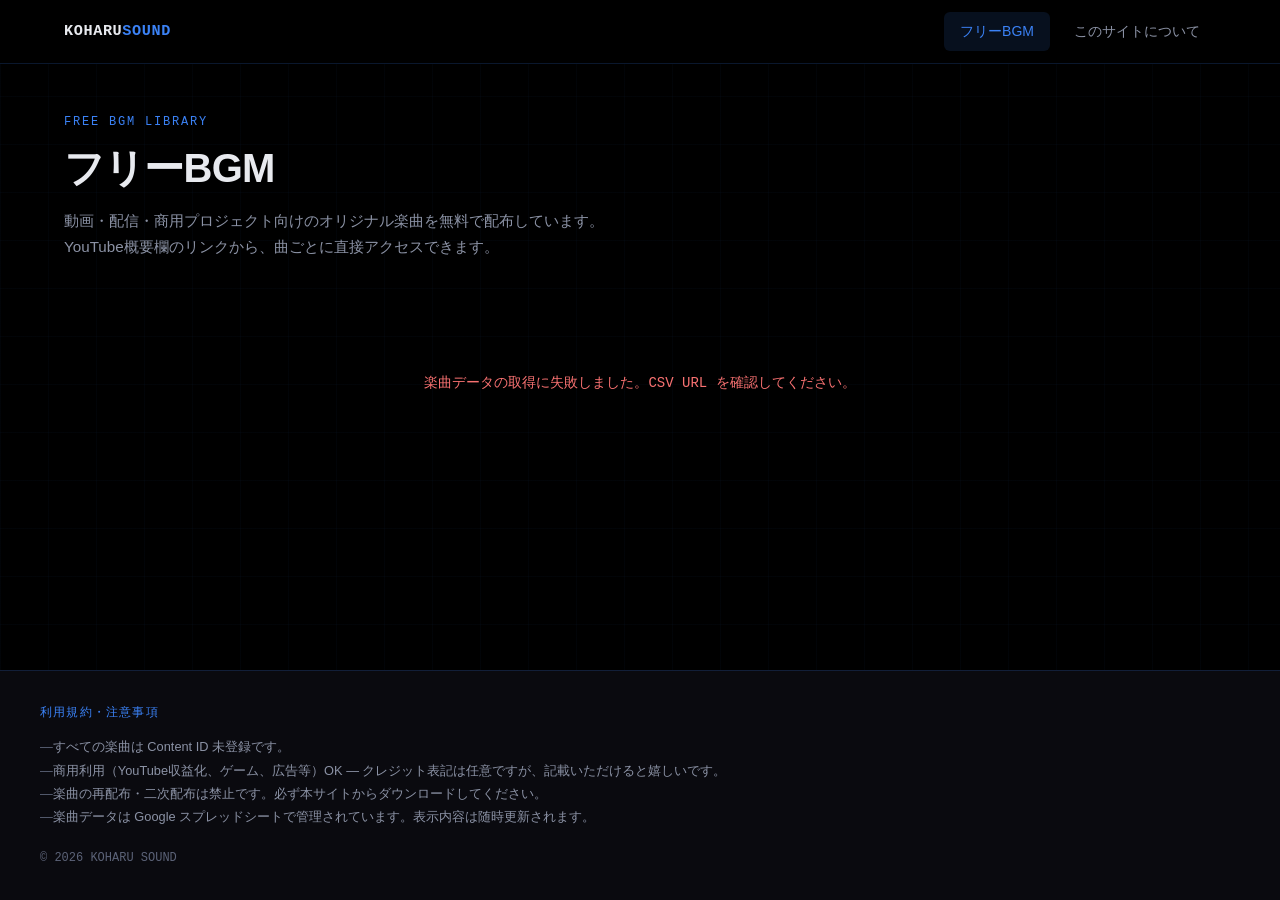
<file: index.html>
<!DOCTYPE html>
<html lang="ja">
<head>
  <meta charset="UTF-8">
  <meta name="viewport" content="width=device-width, initial-scale=1.0">
  <meta name="description" content="こはるサウンド — フリーBGM配布。商用利用OK、Content ID未登録。">
  <title>フリーBGM | こはるサウンド</title>
  <link rel="stylesheet" href="style.css">
</head>
<body>

  <header class="site-header">
    <div class="header-inner">
      <a href="index.html" class="site-logo">KOHARU<span>SOUND</span></a>
      <nav class="site-nav" aria-label="メインナビゲーション">
        <a href="index.html" class="active">フリーBGM</a>
        <a href="about.html">このサイトについて</a>
      </nav>
    </div>
  </header>

  <main>
    <div class="container">
      <section class="hero">
        <p class="hero-label">Free BGM Library</p>
        <h1 class="hero-title">フリーBGM</h1>
        <p class="hero-desc">
          動画・配信・商用プロジェクト向けのオリジナル楽曲を無料で配布しています。
          YouTube概要欄のリンクから、曲ごとに直接アクセスできます。
        </p>
      </section>

      <div id="status-message" class="status-message">
        <span class="pulse">LOADING TRACKS...</span>
      </div>

      <div id="song-grid" class="song-grid" aria-live="polite"></div>
    </div>
  </main>

  <footer class="site-footer">
    <div class="footer-inner">
      <p class="footer-title">利用規約・注意事項</p>
      <ul class="footer-notice">
        <li>すべての楽曲は Content ID 未登録です。</li>
        <li>商用利用（YouTube収益化、ゲーム、広告等）OK — クレジット表記は任意ですが、記載いただけると嬉しいです。</li>
        <li>楽曲の再配布・二次配布は禁止です。必ず本サイトからダウンロードしてください。</li>
        <li>楽曲データは Google スプレッドシートで管理されています。表示内容は随時更新されます。</li>
      </ul>
      <p class="footer-copy">&copy; 2026 KOHARU SOUND</p>
    </div>
  </footer>

  <script src="app.js"></script>
</body>
</html>
</file>
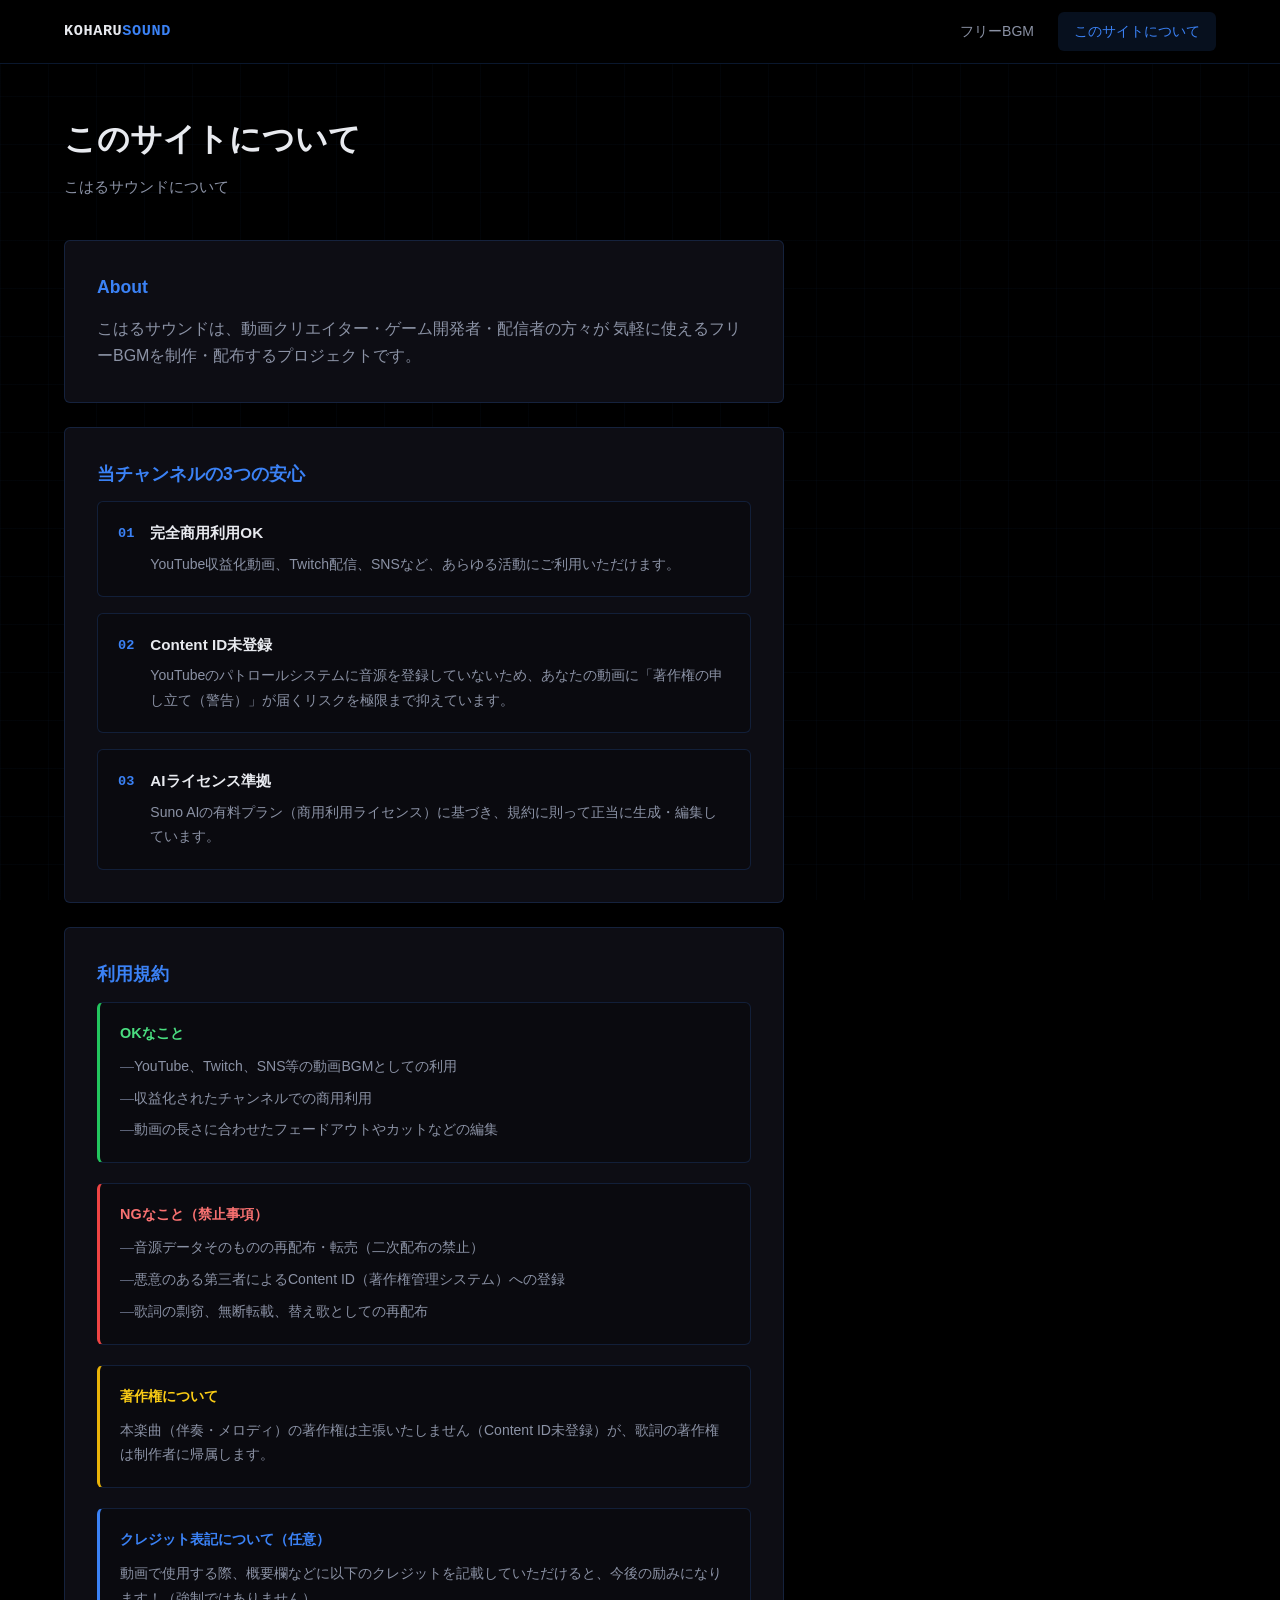
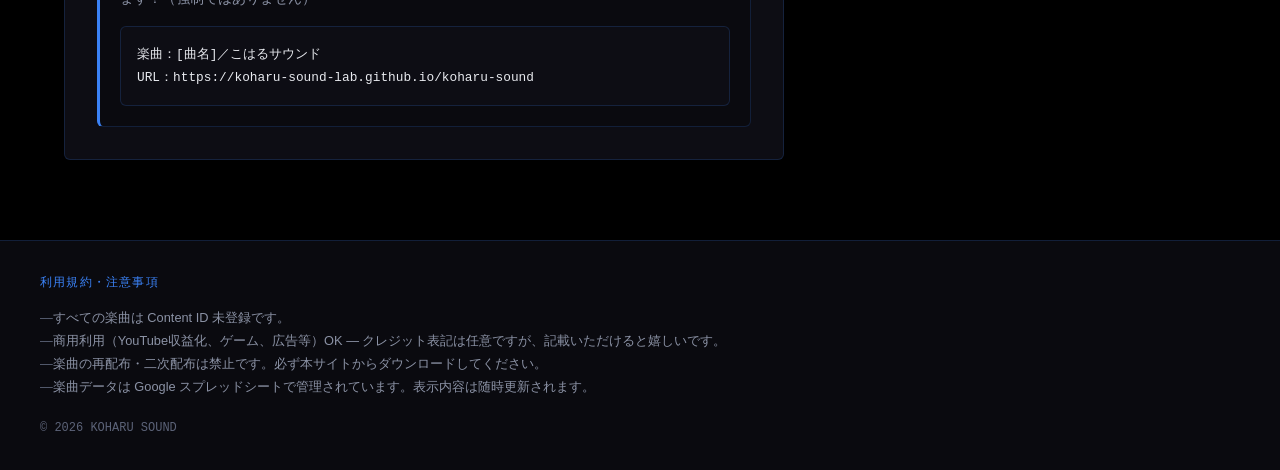
<file: about.html>
<!DOCTYPE html>
<html lang="ja">
<head>
  <meta charset="UTF-8">
  <meta name="viewport" content="width=device-width, initial-scale=1.0">
  <meta name="description" content="こはるサウンド — このサイトについて">
  <title>このサイトについて | こはるサウンド</title>
  <link rel="stylesheet" href="style.css">
</head>
<body>

  <header class="site-header">
    <div class="header-inner">
      <a href="index.html" class="site-logo">KOHARU<span>SOUND</span></a>
      <nav class="site-nav" aria-label="メインナビゲーション">
        <a href="index.html">フリーBGM</a>
        <a href="about.html" class="active">このサイトについて</a>
      </nav>
    </div>
  </header>

  <main>
    <div class="container">
      <header class="page-header">
        <h1>このサイトについて</h1>
        <p>こはるサウンドについて</p>
      </header>

      <div class="content-block">
        <h2>About</h2>
        <p>
          こはるサウンドは、動画クリエイター・ゲーム開発者・配信者の方々が
          気軽に使えるフリーBGMを制作・配布するプロジェクトです。
        </p>
      </div>

      <div class="content-block">
        <h2>当チャンネルの3つの安心</h2>
        <ol class="assurance__list">
          <li class="assurance__item">
            <span class="assurance__num" aria-hidden="true">01</span>
            <div class="assurance__body">
              <h3 class="assurance__title">完全商用利用OK</h3>
              <p class="assurance__desc">
                YouTube収益化動画、Twitch配信、SNSなど、あらゆる活動にご利用いただけます。
              </p>
            </div>
          </li>
          <li class="assurance__item">
            <span class="assurance__num" aria-hidden="true">02</span>
            <div class="assurance__body">
              <h3 class="assurance__title">Content ID未登録</h3>
              <p class="assurance__desc">
                YouTubeのパトロールシステムに音源を登録していないため、あなたの動画に「著作権の申し立て（警告）」が届くリスクを極限まで抑えています。
              </p>
            </div>
          </li>
          <li class="assurance__item">
            <span class="assurance__num" aria-hidden="true">03</span>
            <div class="assurance__body">
              <h3 class="assurance__title">AIライセンス準拠</h3>
              <p class="assurance__desc">
                Suno AIの有料プラン（商用利用ライセンス）に基づき、規約に則って正当に生成・編集しています。
              </p>
            </div>
          </li>
        </ol>
      </div>

      <div class="content-block">
        <h2>利用規約</h2>

        <section class="terms-section terms-section--ok">
          <h3 class="terms-section__label">OKなこと</h3>
          <ul class="terms-list">
            <li>YouTube、Twitch、SNS等の動画BGMとしての利用</li>
            <li>収益化されたチャンネルでの商用利用</li>
            <li>動画の長さに合わせたフェードアウトやカットなどの編集</li>
          </ul>
        </section>

        <section class="terms-section terms-section--ng">
          <h3 class="terms-section__label">NGなこと（禁止事項）</h3>
          <ul class="terms-list">
            <li>音源データそのものの再配布・転売（二次配布の禁止）</li>
            <li>悪意のある第三者によるContent ID（著作権管理システム）への登録</li>
            <li>歌詞の剽窃、無断転載、替え歌としての再配布</li>
          </ul>
        </section>

        <section class="terms-section terms-section--warn">
          <h3 class="terms-section__label">著作権について</h3>
          <p class="terms-note">
            本楽曲（伴奏・メロディ）の著作権は主張いたしません（Content ID未登録）が、歌詞の著作権は制作者に帰属します。
          </p>
        </section>

        <section class="terms-section terms-section--credit">
          <h3 class="terms-section__label">クレジット表記について（任意）</h3>
          <p class="terms-note">
            動画で使用する際、概要欄などに以下のクレジットを記載していただけると、今後の励みになります！（強制ではありません）
          </p>
          <pre class="terms-credit">楽曲：[曲名]／こはるサウンド
URL：https://koharu-sound-lab.github.io/koharu-sound</pre>
        </section>
      </div>
    </div>
  </main>

  <footer class="site-footer">
    <div class="footer-inner">
      <p class="footer-title">利用規約・注意事項</p>
      <ul class="footer-notice">
        <li>すべての楽曲は Content ID 未登録です。</li>
        <li>商用利用（YouTube収益化、ゲーム、広告等）OK — クレジット表記は任意ですが、記載いただけると嬉しいです。</li>
        <li>楽曲の再配布・二次配布は禁止です。必ず本サイトからダウンロードしてください。</li>
        <li>楽曲データは Google スプレッドシートで管理されています。表示内容は随時更新されます。</li>
      </ul>
      <p class="footer-copy">&copy; 2026 KOHARU SOUND</p>
    </div>
  </footer>

</body>
</html>
</file>
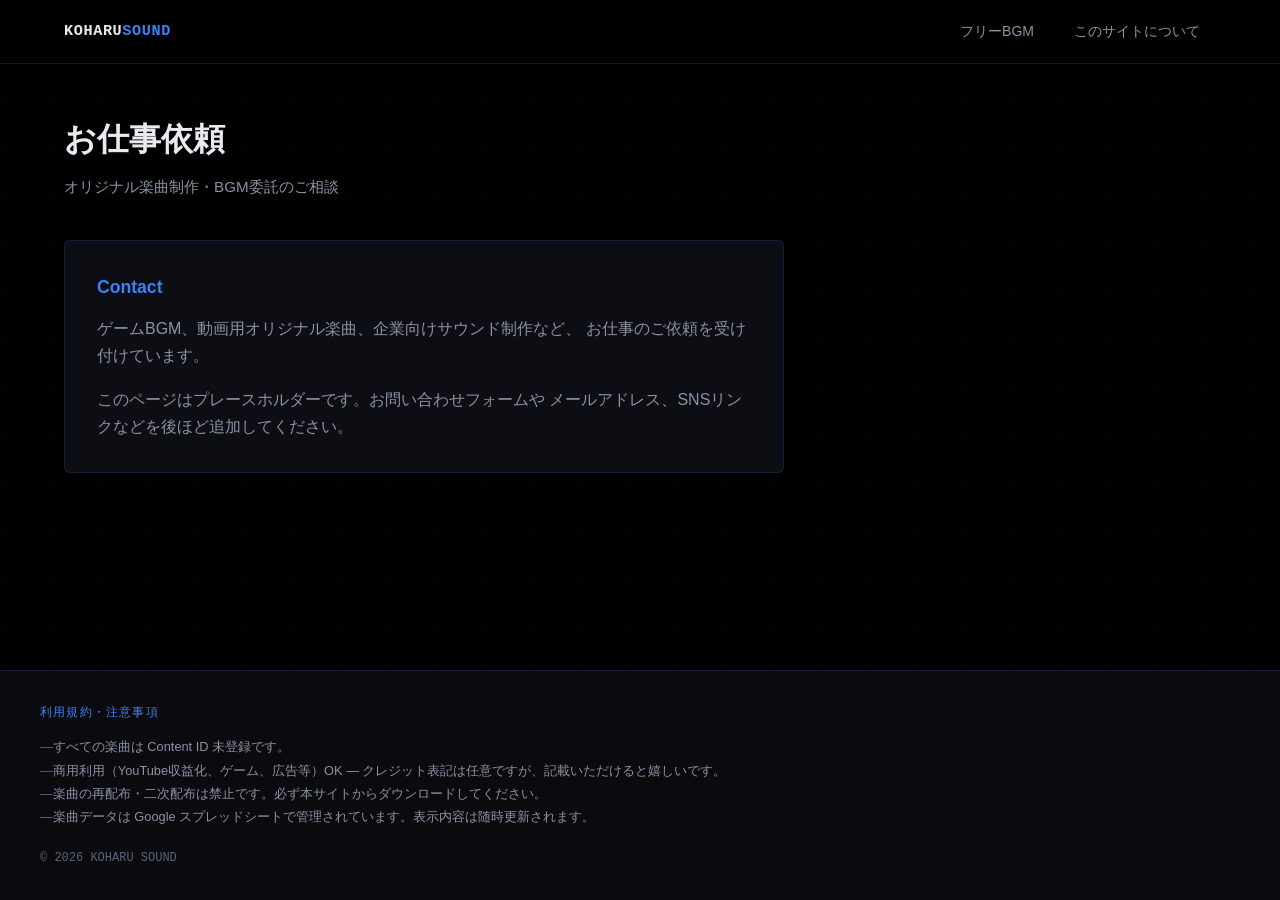
<file: contact.html>
<!DOCTYPE html>
<!-- 非公開ページ（公開準備中）。ナビゲーションからはリンクしていません。 -->
<html lang="ja">
<head>
  <meta charset="UTF-8">
  <meta name="viewport" content="width=device-width, initial-scale=1.0">
  <meta name="robots" content="noindex, nofollow">
  <meta name="description" content="こはるサウンド — お仕事依頼・お問い合わせ">
  <title>お仕事依頼 | こはるサウンド</title>
  <link rel="stylesheet" href="style.css">
</head>
<body>

  <header class="site-header">
    <div class="header-inner">
      <a href="index.html" class="site-logo">KOHARU<span>SOUND</span></a>
      <nav class="site-nav" aria-label="メインナビゲーション">
        <a href="index.html">フリーBGM</a>
        <a href="about.html">このサイトについて</a>
      </nav>
    </div>
  </header>

  <main>
    <div class="container">
      <header class="page-header">
        <h1>お仕事依頼</h1>
        <p>オリジナル楽曲制作・BGM委託のご相談</p>
      </header>

      <div class="content-block">
        <h2>Contact</h2>
        <p>
          ゲームBGM、動画用オリジナル楽曲、企業向けサウンド制作など、
          お仕事のご依頼を受け付けています。
        </p>
        <p>
          このページはプレースホルダーです。お問い合わせフォームや
          メールアドレス、SNSリンクなどを後ほど追加してください。
        </p>
      </div>
    </div>
  </main>

  <footer class="site-footer">
    <div class="footer-inner">
      <p class="footer-title">利用規約・注意事項</p>
      <ul class="footer-notice">
        <li>すべての楽曲は Content ID 未登録です。</li>
        <li>商用利用（YouTube収益化、ゲーム、広告等）OK — クレジット表記は任意ですが、記載いただけると嬉しいです。</li>
        <li>楽曲の再配布・二次配布は禁止です。必ず本サイトからダウンロードしてください。</li>
        <li>楽曲データは Google スプレッドシートで管理されています。表示内容は随時更新されます。</li>
      </ul>
      <p class="footer-copy">&copy; 2026 KOHARU SOUND</p>
    </div>
  </footer>

</body>
</html>
</file>
<file: style.css>
/* ========================================
   こはるサウンド — Cyber / Infra Theme
   ======================================== */

:root {
  --color-bg: #000000;
  --color-bg-elevated: #0a0a0f;
  --color-bg-card: #0d0d14;
  --color-border: rgba(59, 130, 246, 0.18);
  --color-border-hover: rgba(59, 130, 246, 0.45);
  --color-accent: #3b82f6;
  --color-accent-dim: rgba(59, 130, 246, 0.12);
  --color-accent-glow: rgba(59, 130, 246, 0.35);
  --color-text: #e8eaef;
  --color-text-muted: #8b92a5;
  --color-text-dim: #5c6378;
  --font-sans: "Segoe UI", "Hiragino Sans", "Hiragino Kaku Gothic ProN", Meiryo, sans-serif;
  --font-mono: "Cascadia Code", "Consolas", "Courier New", monospace;
  --header-height: 64px;
  --max-width: 1200px;
  --radius: 6px;
  --transition: 0.25s ease;
}

*,
*::before,
*::after {
  box-sizing: border-box;
  margin: 0;
  padding: 0;
}

html {
  scroll-behavior: smooth;
}

body {
  font-family: var(--font-sans);
  background-color: var(--color-bg);
  color: var(--color-text);
  line-height: 1.7;
  min-height: 100vh;
  display: flex;
  flex-direction: column;
  -webkit-font-smoothing: antialiased;
}

/* ---- Background grid ---- */
body::before {
  content: "";
  position: fixed;
  inset: 0;
  background-image:
    linear-gradient(rgba(59, 130, 246, 0.03) 1px, transparent 1px),
    linear-gradient(90deg, rgba(59, 130, 246, 0.03) 1px, transparent 1px);
  background-size: 48px 48px;
  pointer-events: none;
  z-index: 0;
}

/* ---- Header ---- */
.site-header {
  position: sticky;
  top: 0;
  z-index: 100;
  height: var(--header-height);
  background: rgba(0, 0, 0, 0.85);
  backdrop-filter: blur(12px);
  border-bottom: 1px solid var(--color-border);
}

.header-inner {
  max-width: var(--max-width);
  margin: 0 auto;
  padding: 0 24px;
  height: 100%;
  display: flex;
  align-items: center;
  justify-content: space-between;
}

.site-logo {
  font-family: var(--font-mono);
  font-size: 0.95rem;
  font-weight: 600;
  color: var(--color-text);
  text-decoration: none;
  letter-spacing: 0.04em;
}

.site-logo span {
  color: var(--color-accent);
}

.site-nav {
  display: flex;
  gap: 8px;
}

.site-nav a {
  font-size: 0.875rem;
  color: var(--color-text-muted);
  text-decoration: none;
  padding: 8px 16px;
  border-radius: var(--radius);
  transition: color var(--transition), background var(--transition);
}

.site-nav a:hover,
.site-nav a.active {
  color: var(--color-accent);
  background: var(--color-accent-dim);
}

/* ---- Main ---- */
main {
  flex: 1;
  position: relative;
  z-index: 1;
}

.container {
  max-width: var(--max-width);
  margin: 0 auto;
  padding: 48px 24px 80px;
}

/* ---- Hero (index) ---- */
.hero {
  margin-bottom: 48px;
}

.hero-label {
  font-family: var(--font-mono);
  font-size: 0.75rem;
  color: var(--color-accent);
  letter-spacing: 0.15em;
  text-transform: uppercase;
  margin-bottom: 12px;
}

.hero-title {
  font-size: clamp(1.75rem, 4vw, 2.5rem);
  font-weight: 700;
  letter-spacing: -0.02em;
  line-height: 1.2;
  margin-bottom: 16px;
}

.hero-desc {
  color: var(--color-text-muted);
  max-width: 560px;
  font-size: 0.95rem;
}

/* ---- Page header (sub pages) ---- */
.page-header {
  margin-bottom: 40px;
}

.page-header h1 {
  font-size: clamp(1.5rem, 3vw, 2rem);
  font-weight: 700;
  margin-bottom: 8px;
}

.page-header p {
  color: var(--color-text-muted);
  font-size: 0.95rem;
}

/* ---- Loading / Error ---- */
.status-message {
  text-align: center;
  padding: 64px 24px;
  color: var(--color-text-muted);
  font-family: var(--font-mono);
  font-size: 0.875rem;
}

.status-message.error {
  color: #f87171;
}

.status-message .pulse {
  display: inline-block;
  animation: pulse 1.4s ease-in-out infinite;
}

@keyframes pulse {
  0%, 100% { opacity: 0.4; }
  50% { opacity: 1; }
}

/* ---- Song Grid ---- */
.song-grid {
  display: grid;
  grid-template-columns: repeat(auto-fill, minmax(300px, 1fr));
  gap: 24px;
}

.song-card {
  background: var(--color-bg-card);
  border: 1px solid var(--color-border);
  border-radius: var(--radius);
  overflow: hidden;
  transition: border-color var(--transition), box-shadow var(--transition);
  scroll-margin-top: calc(var(--header-height) + 24px);
}

.song-card:hover {
  border-color: var(--color-border-hover);
  box-shadow: 0 0 24px var(--color-accent-glow);
}

.song-card.highlight {
  border-color: var(--color-accent);
  box-shadow: 0 0 32px var(--color-accent-glow);
}

.song-card__thumb {
  aspect-ratio: 16 / 9;
  background: var(--color-bg-elevated);
  overflow: hidden;
  position: relative;
}

.song-card__thumb img {
  width: 100%;
  height: 100%;
  object-fit: cover;
  display: block;
}

.song-card__thumb-placeholder {
  width: 100%;
  height: 100%;
  display: flex;
  align-items: center;
  justify-content: center;
  color: var(--color-text-dim);
  font-family: var(--font-mono);
  font-size: 0.75rem;
}

.song-card__body {
  padding: 20px;
}

.song-card__id {
  font-family: var(--font-mono);
  font-size: 0.7rem;
  color: var(--color-accent);
  letter-spacing: 0.08em;
  margin-bottom: 6px;
}

.song-card__title {
  font-size: 1.05rem;
  font-weight: 600;
  margin-bottom: 10px;
  line-height: 1.4;
}

.song-card__genres,
.song-card__tags {
  display: flex;
  flex-wrap: wrap;
  gap: 6px;
}

.song-card__genres {
  margin-bottom: 12px;
}

.song-card__tags {
  margin-bottom: 16px;
}

.tag {
  font-size: 0.7rem;
  font-family: var(--font-mono);
  padding: 3px 8px;
  border-radius: 3px;
  background: var(--color-accent-dim);
  color: var(--color-accent);
  border: 1px solid var(--color-border);
}

.tag--genre {
  background: transparent;
  color: #ffffff;
  border-color: rgba(255, 255, 255, 0.35);
}

.song-card__actions {
  display: flex;
  flex-direction: column;
  gap: 12px;
}

.song-card__youtube .btn {
  width: 100%;
  font-size: 0.9rem;
  padding: 11px 16px;
}

.song-card__download-label {
  margin: 0;
  text-align: center;
  font-family: var(--font-mono);
  font-size: 0.85rem;
  color: var(--color-text-dim);
  letter-spacing: 0.08em;
}

.song-card__downloads {
  display: flex;
  gap: 8px;
}

.song-card__downloads .btn {
  flex: 1;
  font-size: 0.9rem;
  padding: 11px 12px;
}

.btn {
  min-width: 72px;
  display: inline-flex;
  align-items: center;
  justify-content: center;
  padding: 10px 14px;
  font-size: 0.8rem;
  font-family: var(--font-mono);
  font-weight: 500;
  text-decoration: none;
  border-radius: var(--radius);
  border: 1px solid var(--color-border);
  background: transparent;
  color: var(--color-text);
  cursor: pointer;
  transition: background var(--transition), border-color var(--transition), color var(--transition);
}

button.btn {
  appearance: none;
  line-height: inherit;
}

.btn:hover {
  border-color: var(--color-accent);
  color: var(--color-accent);
  background: var(--color-accent-dim);
}

.btn--primary {
  background: var(--color-accent);
  border-color: var(--color-accent);
  color: #fff;
}

.btn--primary:hover {
  background: #2563eb;
  border-color: #2563eb;
  color: #fff;
}

.btn--disabled,
.btn:disabled,
.btn[aria-disabled="true"] {
  opacity: 0.35;
  cursor: not-allowed;
}

/* ---- Sub page content ---- */
.content-block {
  background: var(--color-bg-card);
  border: 1px solid var(--color-border);
  border-radius: var(--radius);
  padding: 32px;
  max-width: 720px;
}

.content-block + .content-block {
  margin-top: 24px;
}

.content-block h2 {
  font-size: 1.1rem;
  margin-bottom: 12px;
  color: var(--color-accent);
}

.content-block p {
  color: var(--color-text-muted);
  margin-bottom: 16px;
}

.content-block p:last-child {
  margin-bottom: 0;
}

.assurance__list {
  list-style: none;
  display: flex;
  flex-direction: column;
  gap: 16px;
}

.assurance__item {
  display: flex;
  gap: 16px;
  padding: 20px;
  background: var(--color-bg-elevated);
  border: 1px solid var(--color-border);
  border-radius: var(--radius);
  transition: border-color var(--transition), box-shadow var(--transition);
}

.assurance__item:hover {
  border-color: var(--color-border-hover);
  box-shadow: 0 0 20px var(--color-accent-glow);
}

.assurance__num {
  flex-shrink: 0;
  font-family: var(--font-mono);
  font-size: 0.85rem;
  font-weight: 600;
  color: var(--color-accent);
  line-height: 1.4;
  padding-top: 2px;
}

.assurance__body {
  min-width: 0;
}

.assurance__title {
  font-size: 0.95rem;
  font-weight: 600;
  color: var(--color-text);
  margin-bottom: 8px;
  line-height: 1.4;
}

.assurance__desc {
  font-size: 0.875rem;
  color: var(--color-text-muted);
  line-height: 1.75;
  margin: 0;
}

.terms-section {
  padding: 20px;
  margin-top: 20px;
  background: var(--color-bg-elevated);
  border: 1px solid var(--color-border);
  border-radius: var(--radius);
  border-left-width: 3px;
}

.terms-section:first-of-type {
  margin-top: 8px;
}

.terms-section--ok {
  border-left-color: #22c55e;
}

.terms-section--ng {
  border-left-color: #ef4444;
}

.terms-section--warn {
  border-left-color: #eab308;
}

.terms-section--credit {
  border-left-color: var(--color-accent);
}

.terms-section__label {
  font-size: 0.9rem;
  font-weight: 600;
  margin-bottom: 12px;
  line-height: 1.4;
}

.terms-section--ok .terms-section__label {
  color: #4ade80;
}

.terms-section--ng .terms-section__label {
  color: #f87171;
}

.terms-section--warn .terms-section__label {
  color: #facc15;
}

.terms-section--credit .terms-section__label {
  color: var(--color-accent);
}

.terms-list {
  list-style: none;
  display: flex;
  flex-direction: column;
  gap: 8px;
}

.terms-list li {
  font-size: 0.875rem;
  color: var(--color-text-muted);
  line-height: 1.7;
  padding-left: 1em;
  position: relative;
}

.terms-list li::before {
  content: "—";
  position: absolute;
  left: 0;
  color: var(--color-text-dim);
}

.terms-note {
  font-size: 0.875rem;
  color: var(--color-text-muted);
  line-height: 1.75;
  margin: 0;
}

.terms-credit {
  margin: 16px 0 0;
  padding: 16px;
  font-family: var(--font-mono);
  font-size: 0.8rem;
  line-height: 1.8;
  color: var(--color-text);
  background: var(--color-bg-card);
  border: 1px solid var(--color-border);
  border-radius: var(--radius);
  white-space: pre-wrap;
}

/* ---- Footer ---- */
.site-footer {
  position: relative;
  z-index: 1;
  border-top: 1px solid var(--color-border);
  background: var(--color-bg-elevated);
  padding: 32px 24px;
}

.footer-inner {
  max-width: var(--max-width);
  margin: 0 auto;
}

.footer-title {
  font-family: var(--font-mono);
  font-size: 0.75rem;
  color: var(--color-accent);
  letter-spacing: 0.1em;
  margin-bottom: 12px;
}

.footer-notice {
  font-size: 0.8rem;
  color: var(--color-text-muted);
  line-height: 1.8;
}

.footer-notice li {
  list-style: none;
  padding-left: 1em;
  position: relative;
}

.footer-notice li::before {
  content: "—";
  position: absolute;
  left: 0;
  color: var(--color-text-dim);
}

.footer-copy {
  margin-top: 20px;
  font-size: 0.75rem;
  color: var(--color-text-dim);
  font-family: var(--font-mono);
}

/* ---- Responsive ---- */
@media (max-width: 640px) {
  .header-inner {
    flex-direction: column;
    justify-content: center;
    gap: 4px;
    padding: 12px 16px;
    height: auto;
  }

  .site-header {
    height: auto;
    position: sticky;
  }

  :root {
    --header-height: 88px;
  }

  .site-nav a {
    padding: 6px 12px;
    font-size: 0.8rem;
  }

  .container {
    padding: 32px 16px 64px;
  }

  .song-grid {
    grid-template-columns: 1fr;
  }
}
</file>
